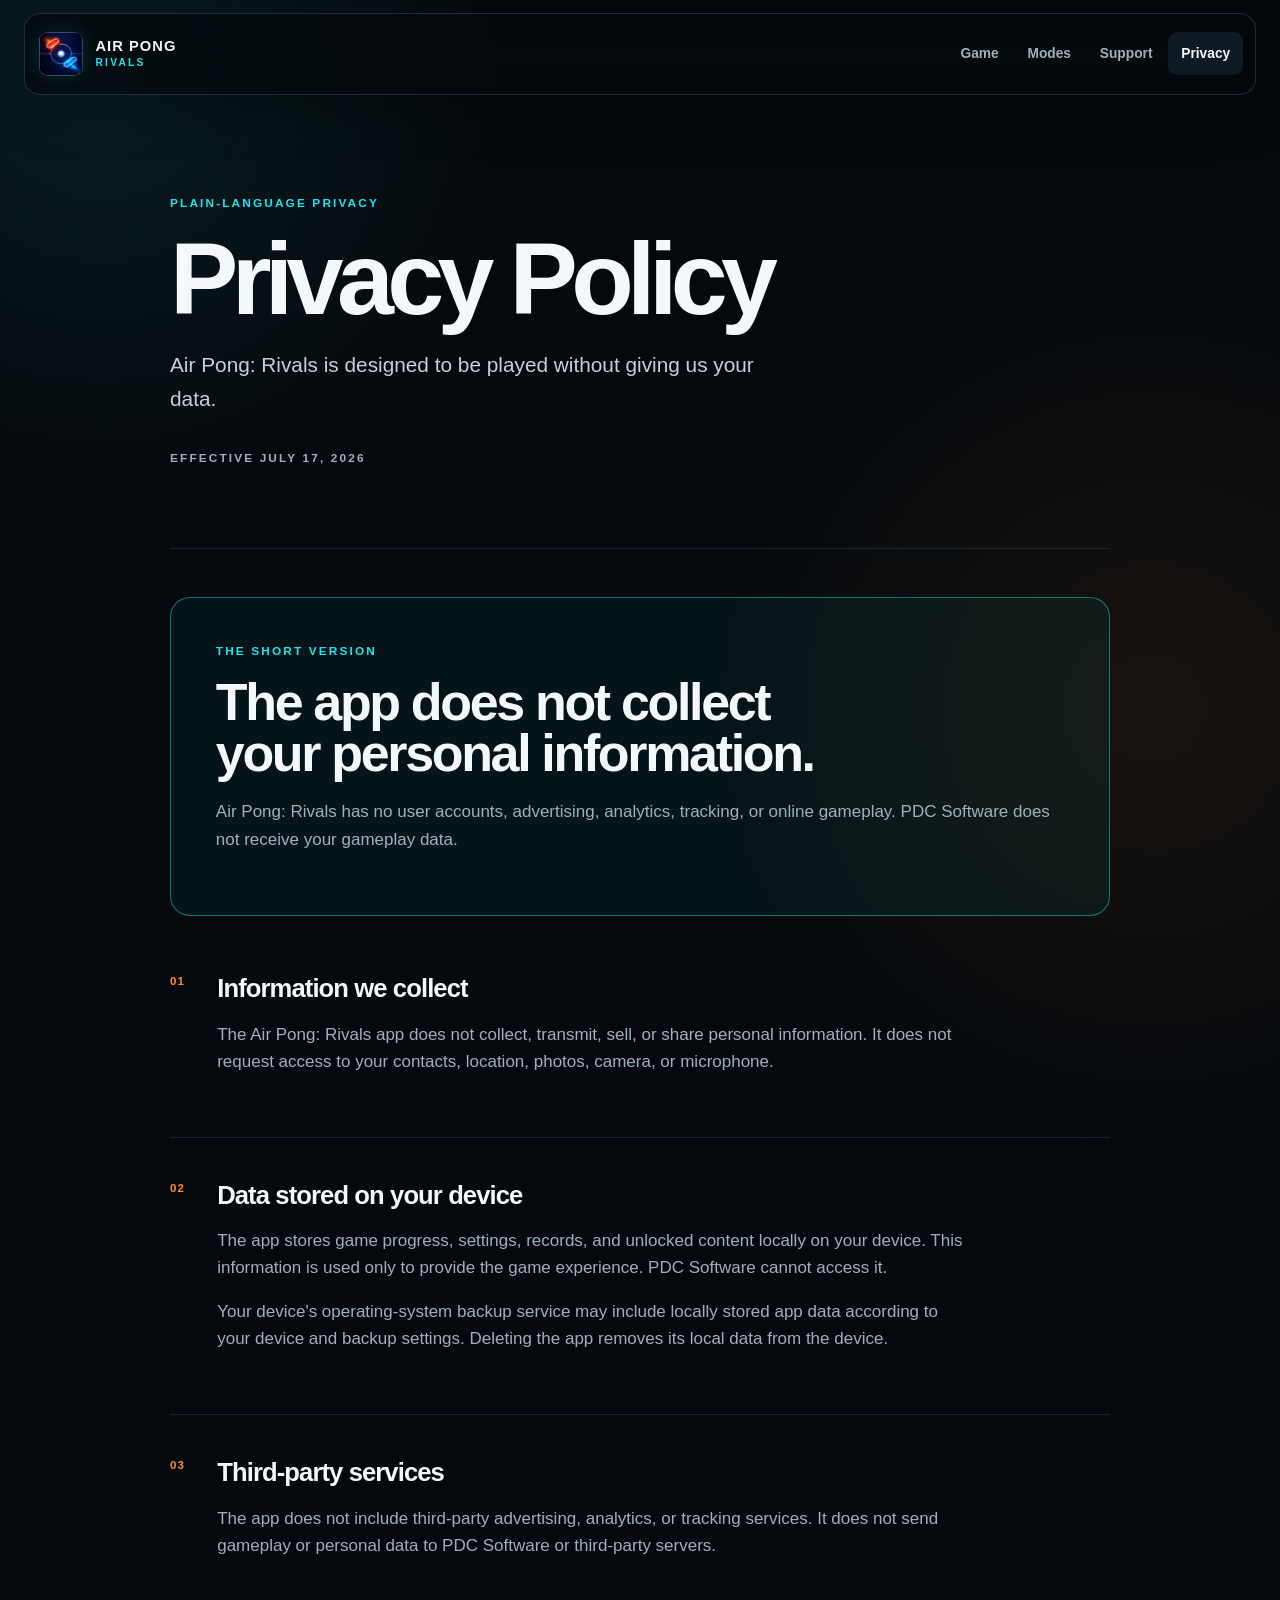
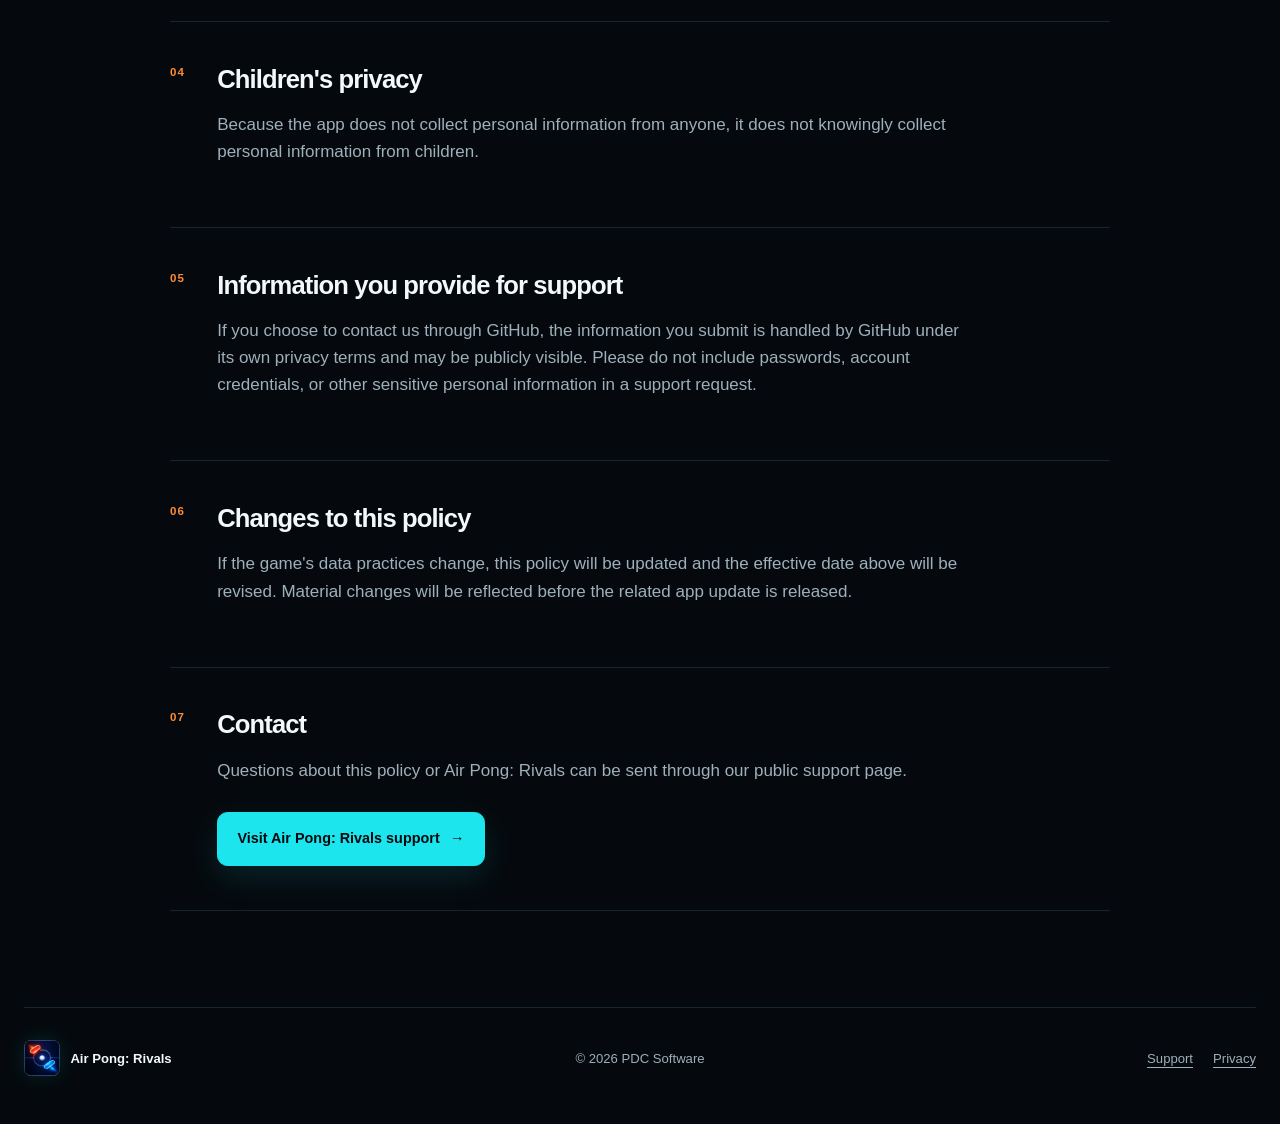
<file: privacy/index.html>
<!doctype html>
<html lang="en">
  <head>
    <meta charset="utf-8">
    <meta name="viewport" content="width=device-width, initial-scale=1">
    <meta name="theme-color" content="#05090d">
    <meta
      name="description"
      content="Privacy policy for Air Pong: Rivals by PDC Software."
    >
    <title>Air Pong: Rivals — Privacy Policy</title>
    <link rel="icon" href="../assets/app-icon.png">
    <link rel="apple-touch-icon" href="../assets/app-icon.png">
    <link rel="stylesheet" href="../styles.css">
  </head>
  <body>
    <a class="skip-link" href="#main-content">Skip to content</a>

    <header class="site-header">
      <a class="brand" href="../" aria-label="Air Pong: Rivals home">
        <img src="../assets/app-icon.png" alt="" width="44" height="44">
        <span><strong>Air Pong</strong><small>Rivals</small></span>
      </a>
      <nav aria-label="Primary navigation">
        <a href="../#game">Game</a>
        <a href="../#modes">Modes</a>
        <a href="../#support">Support</a>
        <a aria-current="page" href="./">Privacy</a>
      </nav>
    </header>

    <main id="main-content" class="policy-page">
      <header class="policy-header">
        <p class="eyebrow">Plain-language privacy</p>
        <h1>Privacy Policy</h1>
        <p class="lede">
          Air Pong: Rivals is designed to be played without giving us your data.
        </p>
        <p class="effective-date">Effective July 17, 2026</p>
      </header>

      <section class="policy-summary" aria-labelledby="summary-title">
        <p class="card-number">The short version</p>
        <h2 id="summary-title">The app does not collect your personal information.</h2>
        <p>
          Air Pong: Rivals has no user accounts, advertising, analytics, tracking,
          or online gameplay. PDC Software does not receive your gameplay data.
        </p>
      </section>

      <div class="policy-content">
        <section aria-labelledby="collection-title">
          <h2 id="collection-title"><span>01</span> Information we collect</h2>
          <p>
            The Air Pong: Rivals app does not collect, transmit, sell, or share
            personal information. It does not request access to your contacts,
            location, photos, camera, or microphone.
          </p>
        </section>

        <section aria-labelledby="device-data-title">
          <h2 id="device-data-title"><span>02</span> Data stored on your device</h2>
          <p>
            The app stores game progress, settings, records, and unlocked content
            locally on your device. This information is used only to provide the
            game experience. PDC Software cannot access it.
          </p>
          <p>
            Your device's operating-system backup service may include locally stored
            app data according to your device and backup settings. Deleting the app
            removes its local data from the device.
          </p>
        </section>

        <section aria-labelledby="third-parties-title">
          <h2 id="third-parties-title"><span>03</span> Third-party services</h2>
          <p>
            The app does not include third-party advertising, analytics, or tracking
            services. It does not send gameplay or personal data to PDC Software or
            third-party servers.
          </p>
        </section>

        <section aria-labelledby="children-title">
          <h2 id="children-title"><span>04</span> Children's privacy</h2>
          <p>
            Because the app does not collect personal information from anyone, it
            does not knowingly collect personal information from children.
          </p>
        </section>

        <section aria-labelledby="support-data-title">
          <h2 id="support-data-title"><span>05</span> Information you provide for support</h2>
          <p>
            If you choose to contact us through GitHub, the information you submit is
            handled by GitHub under its own privacy terms and may be publicly visible.
            Please do not include passwords, account credentials, or other sensitive
            personal information in a support request.
          </p>
        </section>

        <section aria-labelledby="changes-title">
          <h2 id="changes-title"><span>06</span> Changes to this policy</h2>
          <p>
            If the game's data practices change, this policy will be updated and the
            effective date above will be revised. Material changes will be reflected
            before the related app update is released.
          </p>
        </section>

        <section aria-labelledby="contact-title">
          <h2 id="contact-title"><span>07</span> Contact</h2>
          <p>
            Questions about this policy or Air Pong: Rivals can be sent through our
            public support page.
          </p>
          <a class="button" href="../">Visit Air Pong: Rivals support <span aria-hidden="true">→</span></a>
        </section>
      </div>
    </main>

    <footer>
      <a class="footer-brand" href="../">
        <img src="../assets/app-icon.png" alt="" width="36" height="36">
        <span>Air Pong: Rivals</span>
      </a>
      <p>© 2026 PDC Software</p>
      <div>
        <a href="../#support">Support</a>
        <a href="./">Privacy</a>
      </div>
    </footer>
  </body>
</html>
</file>
<file: styles.css>
:root {
  color-scheme: dark;
  --background: #05090d;
  --surface: #0a1219;
  --surface-raised: #101a23;
  --surface-soft: #13212b;
  --line: #263643;
  --line-soft: #172530;
  --text: #f3f8fa;
  --muted: #9eb0ba;
  --cyan: #1de5ed;
  --cyan-bright: #74f7fb;
  --orange: #ff8b32;
  --orange-bright: #ffc169;
  --max-width: 1240px;
  font-family: ui-sans-serif, -apple-system, BlinkMacSystemFont, "Segoe UI", sans-serif;
  font-synthesis: none;
}

* {
  box-sizing: border-box;
}

html {
  background: var(--background);
  scroll-behavior: smooth;
  scroll-padding-top: 7rem;
}

body {
  min-width: 320px;
  margin: 0;
  overflow-x: hidden;
  color: var(--text);
  background:
    radial-gradient(circle at 8% 3%, rgb(29 229 237 / 9%), transparent 25rem),
    radial-gradient(circle at 90% 26%, rgb(255 139 50 / 8%), transparent 28rem),
    var(--background);
  font-size: 17px;
  line-height: 1.6;
}

body::before {
  position: fixed;
  z-index: -1;
  inset: 0;
  background-image:
    linear-gradient(rgb(255 255 255 / 1.8%) 1px, transparent 1px),
    linear-gradient(90deg, rgb(255 255 255 / 1.8%) 1px, transparent 1px);
  background-size: 5rem 5rem;
  content: "";
  mask-image: linear-gradient(to bottom, black, transparent 60%);
  pointer-events: none;
}

img {
  display: block;
  max-width: 100%;
}

a {
  color: inherit;
}

a:focus-visible {
  outline: 3px solid var(--cyan);
  outline-offset: 4px;
}

h1,
h2,
h3,
p {
  margin-top: 0;
}

h1,
h2,
h3 {
  line-height: 0.98;
  text-wrap: balance;
}

h1,
h2 {
  letter-spacing: -0.065em;
}

h1 span,
h2 span {
  color: var(--orange);
}

h2 {
  margin-bottom: 1.2rem;
  font-size: clamp(3rem, 6vw, 5.6rem);
  font-weight: 900;
}

h3 {
  margin-bottom: 0.9rem;
  font-size: clamp(1.7rem, 3vw, 2.45rem);
  letter-spacing: -0.045em;
}

.skip-link {
  position: fixed;
  z-index: 100;
  top: 1rem;
  left: 1rem;
  padding: 0.7rem 1rem;
  border-radius: 0.55rem;
  color: var(--background);
  background: var(--cyan);
  font-weight: 900;
  transform: translateY(-200%);
}

.skip-link:focus {
  transform: translateY(0);
}

.site-header,
main,
footer {
  width: min(calc(100% - 3rem), var(--max-width));
  margin-inline: auto;
}

.site-header {
  position: sticky;
  z-index: 50;
  top: 0.8rem;
  display: flex;
  align-items: center;
  justify-content: space-between;
  min-height: 5.1rem;
  padding: 0.65rem 0.75rem 0.65rem 0.9rem;
  border: 1px solid rgb(38 54 67 / 80%);
  border-radius: 1rem;
  background: rgb(5 9 13 / 78%);
  box-shadow: 0 1rem 3rem rgb(0 0 0 / 28%);
  backdrop-filter: blur(18px);
}

.brand {
  display: inline-flex;
  gap: 0.75rem;
  align-items: center;
  color: var(--text);
  text-decoration: none;
}

.brand img,
.footer-brand img {
  border-radius: 22%;
  box-shadow: 0 0 1.2rem rgb(29 229 237 / 13%);
}

.brand > span {
  display: grid;
  line-height: 1;
}

.brand strong {
  font-size: 0.92rem;
  font-weight: 900;
  letter-spacing: 0.07em;
  text-transform: uppercase;
}

.brand small {
  margin-top: 0.3rem;
  color: var(--cyan);
  font-size: 0.64rem;
  font-weight: 850;
  letter-spacing: 0.22em;
  text-transform: uppercase;
}

nav {
  display: flex;
  gap: 0.2rem;
}

nav a {
  padding: 0.65rem 0.8rem;
  border-radius: 0.6rem;
  color: var(--muted);
  font-size: 0.86rem;
  font-weight: 800;
  text-decoration: none;
}

nav a:hover,
nav a[aria-current="page"] {
  color: var(--text);
  background: var(--surface-raised);
}

.hero {
  position: relative;
  display: grid;
  grid-template-columns: minmax(0, 1.05fr) minmax(22rem, 0.7fr);
  gap: clamp(3rem, 7vw, 7rem);
  align-items: center;
  min-height: 50rem;
  padding: clamp(5rem, 9vw, 8rem) 0 7rem;
}

.hero-copy,
.hero-art {
  position: relative;
  z-index: 1;
}

.hero-glow {
  position: absolute;
  border-radius: 50%;
  filter: blur(3px);
  pointer-events: none;
}

.hero-glow-cyan {
  top: 10%;
  right: -16%;
  width: 34rem;
  height: 34rem;
  background: radial-gradient(circle, rgb(29 229 237 / 13%), transparent 68%);
}

.hero-glow-orange {
  right: 21%;
  bottom: -8%;
  width: 25rem;
  height: 25rem;
  background: radial-gradient(circle, rgb(255 139 50 / 12%), transparent 68%);
}

.eyebrow,
.card-number,
.effective-date {
  margin: 0 0 1rem;
  color: var(--cyan);
  font-size: 0.74rem;
  font-weight: 900;
  letter-spacing: 0.18em;
  text-transform: uppercase;
}

h1 {
  max-width: 10ch;
  margin-bottom: 1.6rem;
  font-size: clamp(4.2rem, 8.5vw, 8.2rem);
  font-weight: 950;
}

.lede {
  max-width: 41rem;
  margin-bottom: 0;
  color: #c5d1d7;
  font-size: clamp(1.08rem, 2vw, 1.3rem);
  line-height: 1.65;
}

.hero-actions {
  display: flex;
  flex-wrap: wrap;
  gap: 0.75rem;
  margin-top: 2.2rem;
}

.button {
  display: inline-flex;
  gap: 0.65rem;
  align-items: center;
  justify-content: center;
  min-height: 3.35rem;
  padding: 0.85rem 1.2rem;
  border: 1px solid var(--cyan);
  border-radius: 0.65rem;
  color: var(--background);
  background: var(--cyan);
  box-shadow: 0 0.75rem 2rem rgb(29 229 237 / 12%);
  font-size: 0.9rem;
  font-weight: 900;
  text-decoration: none;
  transition: transform 180ms ease, background 180ms ease, border-color 180ms ease;
}

.button:hover {
  border-color: var(--cyan-bright);
  background: var(--cyan-bright);
  transform: translateY(-2px);
}

.button-quiet {
  border-color: var(--line);
  color: var(--text);
  background: rgb(16 26 35 / 65%);
  box-shadow: none;
}

.button-quiet:hover {
  border-color: #536b7b;
  background: var(--surface-raised);
}

.hero-facts {
  display: flex;
  gap: clamp(1rem, 3vw, 2.5rem);
  margin: 3rem 0 0;
  padding: 0;
  list-style: none;
}

.hero-facts li {
  display: grid;
  grid-template-columns: auto 1fr;
  gap: 0.55rem;
  align-items: center;
  color: var(--muted);
  font-size: 0.72rem;
  line-height: 1.2;
  text-transform: uppercase;
}

.hero-facts strong {
  color: var(--text);
  font-size: 1.55rem;
  letter-spacing: -0.04em;
}

.hero-facts span {
  max-width: 6rem;
}

.hero-art {
  width: min(100%, 29rem);
  justify-self: end;
  padding: 2rem;
}

.hero-art::before,
.hero-art::after {
  position: absolute;
  z-index: -1;
  border-radius: 2.2rem;
  content: "";
}

.hero-art::before {
  inset: 8% -3% 2% 12%;
  border: 1px solid rgb(29 229 237 / 38%);
  background: rgb(29 229 237 / 3%);
  transform: rotate(6deg);
}

.hero-art::after {
  inset: 14% 8% -1% -2%;
  border: 1px solid rgb(255 139 50 / 35%);
  background: rgb(255 139 50 / 3%);
  transform: rotate(-5deg);
}

.hero-frame {
  position: relative;
  overflow: hidden;
  border: 1px solid #40515e;
  border-radius: 2rem;
  background: #030608;
  box-shadow: 0 3rem 6rem rgb(0 0 0 / 60%);
  transform: rotate(1.5deg);
}

.hero-frame img {
  width: 100%;
  height: auto;
}

.float-tag {
  position: absolute;
  display: grid;
  min-width: 10rem;
  padding: 0.8rem 1rem;
  border: 1px solid var(--line);
  border-radius: 0.75rem;
  background: rgb(9 16 22 / 90%);
  box-shadow: 0 1rem 2rem rgb(0 0 0 / 35%);
  backdrop-filter: blur(12px);
  line-height: 1.15;
}

.float-tag span {
  color: var(--muted);
  font-size: 0.58rem;
  font-weight: 850;
  letter-spacing: 0.13em;
  text-transform: uppercase;
}

.float-tag strong {
  margin-top: 0.35rem;
  font-size: 0.88rem;
}

.float-tag-top {
  top: 12%;
  left: -3%;
}

.float-tag-bottom {
  right: -5%;
  bottom: 12%;
}

.signal-strip {
  display: flex;
  width: 100vw;
  margin-left: calc(50% - 50vw);
  overflow: hidden;
  border-block: 1px solid var(--line-soft);
  background: rgb(10 18 25 / 72%);
}

.signal-strip span {
  flex: 1 0 auto;
  padding: 1.05rem clamp(1.4rem, 3vw, 3.2rem);
  color: #c9d6dc;
  font-size: 0.72rem;
  font-weight: 850;
  letter-spacing: 0.14em;
  text-transform: uppercase;
}

.signal-strip span::before {
  margin-right: clamp(1.4rem, 3vw, 3.2rem);
  color: var(--orange);
  content: "◆";
  font-size: 0.5rem;
}

.section {
  padding-block: clamp(6rem, 10vw, 10rem);
}

.section-heading {
  display: grid;
  grid-template-columns: minmax(0, 1fr) minmax(17rem, 0.5fr);
  column-gap: 3rem;
  align-items: end;
  margin-bottom: clamp(3rem, 6vw, 5rem);
}

.section-heading .eyebrow,
.section-heading h2 {
  grid-column: 1;
}

.section-heading > p:last-child {
  grid-column: 2;
  grid-row: 1 / span 2;
  align-self: end;
  margin-bottom: 1.2rem;
  color: var(--muted);
  font-size: 1.05rem;
}

.story-grid {
  display: grid;
  grid-template-columns: repeat(3, minmax(0, 1fr));
  gap: 1.15rem;
}

.story-card {
  position: relative;
  display: flex;
  min-height: 58rem;
  overflow: hidden;
  border: 1px solid var(--line);
  border-radius: 1.5rem;
  background: var(--surface);
  flex-direction: column;
}

.story-card::after {
  position: absolute;
  right: 0;
  bottom: 0;
  left: 0;
  height: 16rem;
  background: linear-gradient(transparent, rgb(0 0 0 / 28%));
  content: "";
  pointer-events: none;
}

.story-copy {
  position: relative;
  z-index: 1;
  min-height: 26rem;
  padding: clamp(1.6rem, 3vw, 2.4rem);
}

.story-copy p:not(.card-number),
.detail-grid article > p:last-child,
.multiplayer-copy > p,
.support-panel p:not(.eyebrow),
.help-card p:not(.card-number),
.privacy-callout p:not(.eyebrow),
.policy-summary p:not(.card-number),
.policy-content p {
  color: var(--muted);
}

.story-card img {
  width: 100%;
  height: 34rem;
  margin-top: auto;
  object-fit: cover;
  object-position: top;
  transition: transform 400ms ease;
}

.story-card:hover img {
  transform: scale(1.018);
}

.story-card-campaign {
  box-shadow: inset 0 3px 0 rgb(255 193 105 / 65%);
}

.story-card-arcade {
  box-shadow: inset 0 3px 0 rgb(255 139 50 / 75%);
}

.story-card-career {
  box-shadow: inset 0 3px 0 rgb(29 229 237 / 65%);
}

.mini-list {
  display: grid;
  gap: 0.55rem;
  margin: 1.5rem 0 0;
  padding: 0;
  color: #c8d3d8;
  font-size: 0.82rem;
  font-weight: 750;
  list-style: none;
}

.mini-list li::before {
  margin-right: 0.55rem;
  color: var(--cyan);
  content: "＋";
}

.multiplayer {
  display: grid;
  grid-template-columns: minmax(20rem, 0.78fr) minmax(0, 1fr);
  gap: clamp(3rem, 8vw, 8rem);
  align-items: center;
  border-block: 1px solid var(--line-soft);
}

.multiplayer-art {
  position: relative;
  width: min(100%, 31rem);
  padding: 1.3rem;
}

.multiplayer-art::before {
  position: absolute;
  inset: 12% -5% 6% 8%;
  z-index: -1;
  border-radius: 2.2rem;
  background:
    linear-gradient(135deg, rgb(29 229 237 / 18%), transparent 45%),
    linear-gradient(315deg, rgb(255 139 50 / 16%), transparent 45%),
    var(--surface);
  content: "";
  transform: rotate(-4deg);
}

.multiplayer-art img {
  width: 100%;
  border: 1px solid #3a4c59;
  border-radius: 1.8rem;
  box-shadow: 0 2rem 5rem rgb(0 0 0 / 48%);
  transform: rotate(2deg);
}

.multiplayer-copy > p {
  max-width: 38rem;
  font-size: 1.1rem;
}

.mode-chips {
  display: flex;
  flex-wrap: wrap;
  gap: 0.6rem;
  margin-top: 2rem;
}

.mode-chips span {
  padding: 0.5rem 0.8rem;
  border: 1px solid var(--line);
  border-radius: 100vmax;
  color: #c8d4da;
  background: var(--surface);
  font-size: 0.76rem;
  font-weight: 800;
}

.detail-grid,
.help-grid {
  display: grid;
  grid-template-columns: repeat(3, minmax(0, 1fr));
  gap: 1.1rem;
}

.detail-grid {
  padding-bottom: 1.1rem;
}

.detail-grid article,
.help-card {
  padding: clamp(1.5rem, 3vw, 2.25rem);
  border: 1px solid var(--line-soft);
  border-radius: 1.25rem;
  background: rgb(10 18 25 / 70%);
}

.detail-grid article {
  min-height: 20rem;
}

.detail-grid article:nth-child(2) .card-number,
.help-card:nth-child(2) .card-number {
  color: var(--orange);
}

.detail-grid article:nth-child(3) .card-number {
  color: #9f8bff;
}

.detail-grid h3,
.help-card h3 {
  font-size: 1.55rem;
}

.support-panel,
.privacy-callout {
  display: grid;
  grid-template-columns: 1fr auto;
  gap: 2rem;
  align-items: center;
  margin-top: clamp(5rem, 9vw, 9rem);
  padding: clamp(2rem, 5vw, 4.5rem);
  border: 1px solid var(--line);
  border-radius: 1.5rem;
  background:
    radial-gradient(circle at 100% 0, rgb(29 229 237 / 12%), transparent 26rem),
    linear-gradient(120deg, var(--surface-raised), var(--surface));
}

.support-panel {
  padding-block: clamp(3.5rem, 7vw, 6rem);
}

.support-panel h2,
.privacy-callout h2 {
  margin-bottom: 0.9rem;
  font-size: clamp(2.5rem, 5vw, 4.6rem);
}

.support-panel p:not(.eyebrow) {
  max-width: 46rem;
  margin-bottom: 0;
}

.help-grid {
  padding-block: 1.1rem 0;
}

.help-card {
  min-height: 17rem;
}

.privacy-callout {
  grid-template-columns: auto 1fr auto;
  margin-bottom: 7rem;
  padding-block: clamp(2.5rem, 5vw, 4rem);
}

.privacy-callout p:last-child {
  margin-bottom: 0;
}

.privacy-icon {
  display: grid;
  width: 4.25rem;
  height: 4.25rem;
  place-items: center;
  border: 1px solid var(--cyan);
  border-radius: 50%;
  color: var(--cyan);
  background: rgb(29 229 237 / 5%);
  font-size: 2.1rem;
}

.text-link {
  color: var(--cyan);
  font-weight: 850;
  text-underline-offset: 0.28rem;
  white-space: nowrap;
}

footer {
  display: grid;
  grid-template-columns: 1fr auto 1fr;
  gap: 2rem;
  align-items: center;
  padding-block: 2rem 3rem;
  border-top: 1px solid var(--line-soft);
  color: var(--muted);
  font-size: 0.82rem;
}

.footer-brand {
  display: inline-flex;
  gap: 0.65rem;
  align-items: center;
  justify-self: start;
  color: var(--text);
  font-weight: 850;
  text-decoration: none;
}

footer p {
  margin: 0;
}

footer div {
  display: flex;
  gap: 1.25rem;
  justify-self: end;
}

footer a {
  text-underline-offset: 0.22rem;
}

/* Privacy policy */

.policy-page {
  max-width: 940px;
}

.policy-header {
  padding-block: 7rem 4rem;
  border-bottom: 1px solid var(--line-soft);
}

.policy-header h1 {
  max-width: none;
  margin-bottom: 1.2rem;
  font-size: clamp(3.6rem, 8vw, 7rem);
}

.policy-header .lede {
  max-width: 38rem;
}

.effective-date {
  margin-top: 2rem;
  color: var(--muted);
}

.policy-summary {
  margin-block: 3rem 1rem;
  padding: clamp(1.7rem, 4vw, 2.8rem);
  border: 1px solid rgb(29 229 237 / 45%);
  border-radius: 1.25rem;
  background: rgb(29 229 237 / 5%);
}

.policy-summary h2 {
  max-width: 22ch;
  font-size: clamp(2rem, 5vw, 3.25rem);
  letter-spacing: -0.045em;
}

.policy-content {
  margin-bottom: 6rem;
}

.policy-content section {
  padding-block: 2.8rem;
  border-bottom: 1px solid var(--line-soft);
}

.policy-content h2 {
  display: grid;
  grid-template-columns: 2.6rem 1fr;
  gap: 0.35rem;
  font-size: 1.6rem;
  letter-spacing: -0.035em;
}

.policy-content h2 span {
  color: var(--orange);
  font-size: 0.72rem;
  letter-spacing: 0.1em;
}

.policy-content p {
  max-width: 47rem;
  margin-left: 2.95rem;
}

.policy-content .button {
  margin: 0.7rem 0 0 2.95rem;
}

@media (max-width: 1000px) {
  .hero {
    grid-template-columns: minmax(0, 1fr) minmax(18rem, 0.62fr);
    gap: 2rem;
  }

  .hero-facts {
    gap: 1.2rem;
  }

  .hero-art {
    padding: 1.5rem;
  }

  .float-tag-top {
    left: -8%;
  }

  .float-tag-bottom {
    right: -8%;
  }

  .story-grid {
    grid-template-columns: 1fr;
  }

  .story-card {
    display: grid;
    grid-template-columns: 0.9fr 1fr;
    min-height: 38rem;
  }

  .story-copy {
    min-height: 0;
    padding: 3rem;
  }

  .story-card img {
    height: 100%;
    min-height: 38rem;
  }
}

@media (max-width: 760px) {
  .site-header,
  main,
  footer {
    width: min(calc(100% - 2rem), var(--max-width));
  }

  .site-header {
    top: 0.5rem;
  }

  nav a:nth-child(2) {
    display: none;
  }

  .hero {
    grid-template-columns: 1fr;
    padding-top: 5rem;
  }

  .hero-copy {
    z-index: 2;
  }

  .hero-art {
    width: min(86vw, 28rem);
    justify-self: center;
  }

  .hero-facts {
    justify-content: space-between;
  }

  .section-heading {
    display: block;
  }

  .section-heading > p:last-child {
    max-width: 38rem;
  }

  .story-card {
    display: flex;
    min-height: 0;
  }

  .story-copy {
    padding: 2rem;
  }

  .story-card img {
    height: auto;
    min-height: 0;
  }

  .multiplayer {
    grid-template-columns: 1fr;
  }

  .multiplayer-art {
    width: min(90vw, 31rem);
    justify-self: center;
  }

  .multiplayer-copy {
    grid-row: 1;
  }

  .detail-grid,
  .help-grid {
    grid-template-columns: 1fr;
  }

  .detail-grid article,
  .help-card {
    min-height: 0;
  }

  .support-panel {
    grid-template-columns: 1fr;
  }

  .support-panel .button {
    justify-self: start;
  }

  .privacy-callout {
    grid-template-columns: auto 1fr;
  }

  .privacy-callout .text-link {
    grid-column: 2;
  }

  footer {
    grid-template-columns: 1fr auto;
  }

  footer p {
    grid-column: 1 / -1;
    grid-row: 2;
  }
}

@media (max-width: 520px) {
  body {
    font-size: 16px;
  }

  .site-header {
    min-height: 4.4rem;
    padding: 0.45rem 0.45rem 0.45rem 0.6rem;
  }

  .brand img {
    width: 38px;
    height: 38px;
  }

  .brand > span {
    display: none;
  }

  nav a {
    padding-inline: 0.55rem;
    font-size: 0.78rem;
  }

  h1 {
    font-size: clamp(3.8rem, 19vw, 5.8rem);
  }

  h2 {
    font-size: clamp(2.8rem, 14vw, 4.2rem);
  }

  .hero {
    padding-top: 4.5rem;
  }

  .hero-actions {
    align-items: stretch;
    flex-direction: column;
  }

  .hero-facts {
    display: grid;
    grid-template-columns: repeat(3, 1fr);
    gap: 0.6rem;
  }

  .hero-facts li {
    display: flex;
    align-items: flex-start;
    flex-direction: column;
  }

  .hero-facts span {
    max-width: 5rem;
  }

  .hero-art {
    width: 96%;
    padding: 0.7rem;
  }

  .float-tag {
    display: none;
  }

  .section {
    padding-block: 5.5rem;
  }

  .story-copy {
    padding: 1.6rem;
  }

  .support-panel,
  .privacy-callout {
    grid-template-columns: 1fr;
    padding: 1.7rem;
  }

  .support-panel .button {
    width: 100%;
    white-space: normal;
  }

  .privacy-callout .text-link {
    grid-column: 1;
  }

  .policy-content h2 {
    grid-template-columns: 1fr;
  }

  .policy-content p,
  .policy-content .button {
    margin-left: 0;
  }

  footer {
    grid-template-columns: 1fr;
    gap: 1rem;
  }

  footer div,
  footer p {
    grid-column: 1;
    grid-row: auto;
    justify-self: start;
  }
}

@media (prefers-reduced-motion: reduce) {
  html {
    scroll-behavior: auto;
  }

  *,
  *::before,
  *::after {
    scroll-behavior: auto !important;
    transition-duration: 0.01ms !important;
  }
}
</file>
